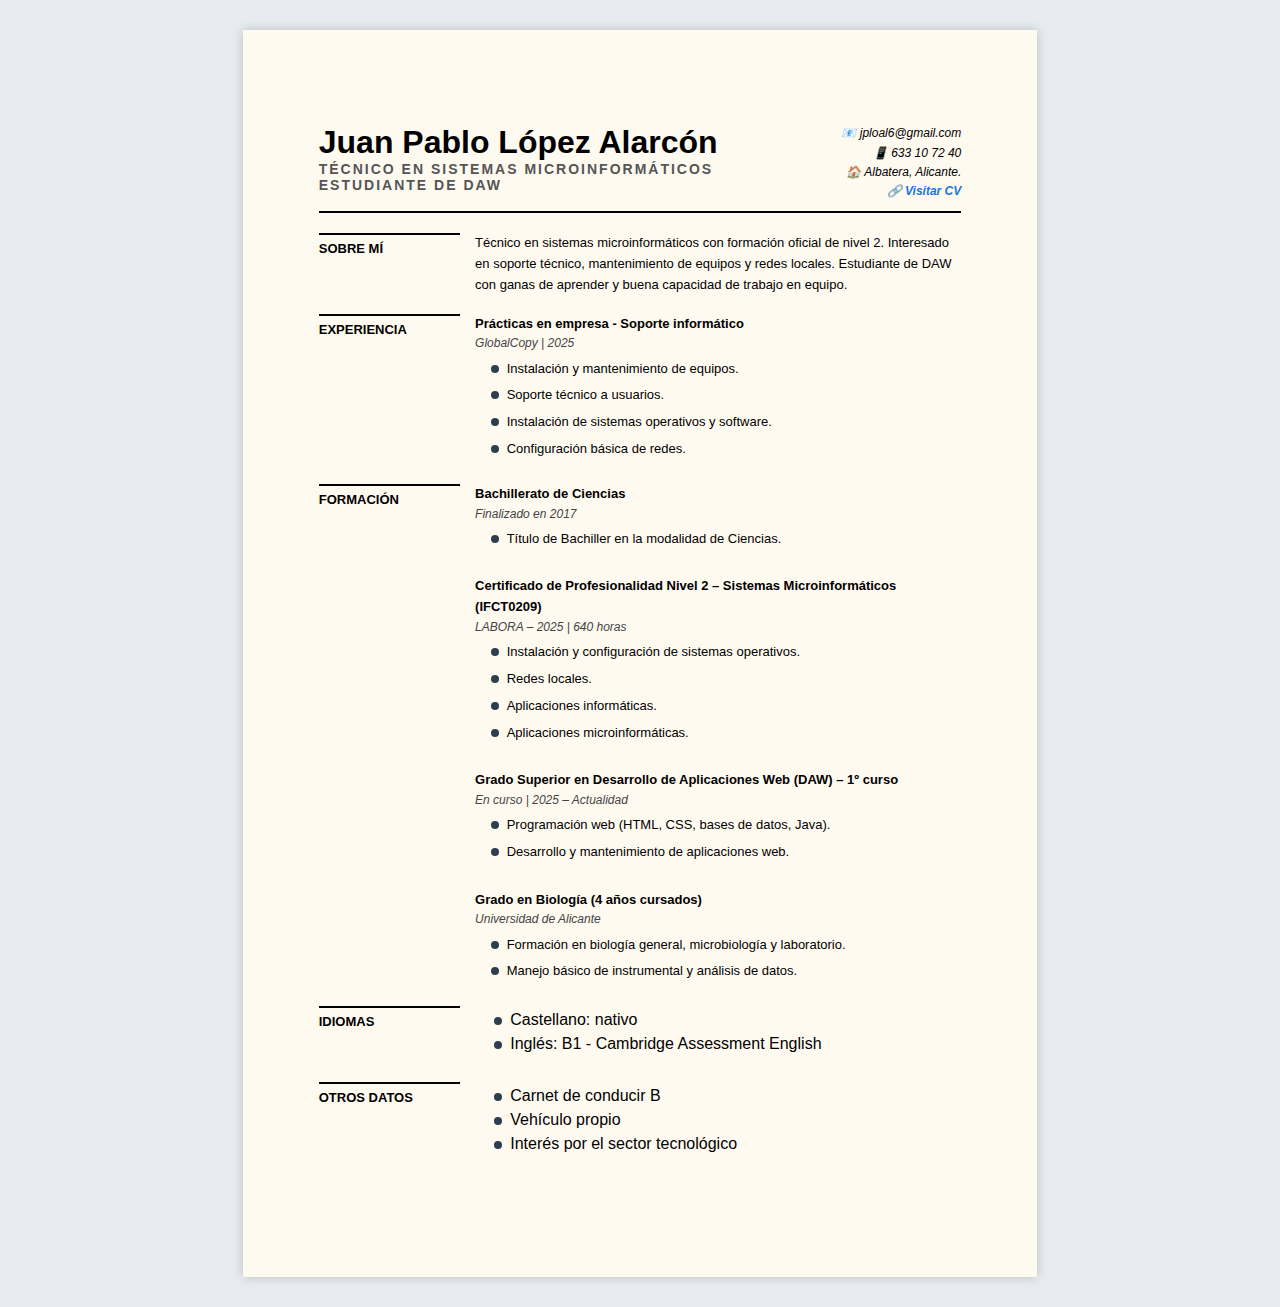
<file: index.html>
<!DOCTYPE html>
<html lang="en">

<head>
    <meta charset="UTF-8">
    <meta name="viewport" content="width=device-width, initial-scale=1.0">
    <title>Curriculum Vitae</title>
    <link rel="stylesheet" href="style.css">
</head>

<body>
    <div class="hoja">
        <!-- CABECERA -->
        <header>
            <div>
                <h1>Juan Pablo López Alarcón</h1>
                <h2> TÉCNICO EN SISTEMAS MICROINFORMÁTICOS <br>
                    ESTUDIANTE DE DAW
                </h2>
            </div>
            <address>
                📧 jploal6@gmail.com <br>
                📱 633 10 72 40 <br>
                🏠 Albatera, Alicante. <br>
                <a href="https://jploal.github.io/CV/" class="icon-link" target="_blank">🔗 Visitar CV</a>
            </address>
        </header>

        <!-- SOBRE MI -->
        <section>
            <div class="titulo">SOBRE MÍ</div>
            <div class="contenido">
                Técnico en sistemas microinformáticos con formación oficial de nivel 2.
                Interesado en soporte técnico, mantenimiento de equipos y redes locales.
                Estudiante de DAW con ganas de aprender y buena capacidad de trabajo en equipo.
            </div>
        </section>


        <!-- EXPERIENCIA -->
        <section>
            <div class="titulo">EXPERIENCIA</div>
            <div class="contenido">
                <div class="puesto">Prácticas en empresa - Soporte informático</div>
                <div class="empresa">GlobalCopy | 2025</div>
                <ul>
                    <li>Instalación y mantenimiento de equipos.</li>
                    <li>Soporte técnico a usuarios.</li>
                    <li>Instalación de sistemas operativos y software.</li>
                    <li>Configuración básica de redes.</li>
                </ul>
            </div>
        </section>

        <!-- FORMACION -->

        <section>
            <div class="titulo">FORMACIÓN</div>
            <div class="contenido">
                <div class="puesto">Bachillerato de Ciencias</div>
                <div class="empresa">Finalizado en 2017</div>
                <ul>
                    <li>Título de Bachiller en la modalidad de Ciencias.</li>
                </ul>
                <br>
                <div class="puesto">Certificado de Profesionalidad Nivel 2 – Sistemas Microinformáticos (IFCT0209)</div>
                <div class="empresa">LABORA – 2025 | 640 horas</div>
                <ul>
                    <li>Instalación y configuración de sistemas operativos.</li>
                    <li>Redes locales.</li>
                    <li>Aplicaciones informáticas.</li>
                    <li>Aplicaciones microinformáticas.</li>
                </ul>
                <br>
                <div class="puesto">Grado Superior en Desarrollo de Aplicaciones Web (DAW) – 1º curso</div>
                <div class="empresa">En curso | 2025 – Actualidad</div>
                <ul>
                    <li>Programación web (HTML, CSS, bases de datos, Java).</li>
                    <li>Desarrollo y mantenimiento de aplicaciones web.</li>
                </ul>

                <br>

                <div class="puesto">Grado en Biología (4 años cursados)</div>
                <div class="empresa">Universidad de Alicante</div>
                <ul>
                    <li>Formación en biología general, microbiología y laboratorio.</li>
                    <li>Manejo básico de instrumental y análisis de datos.</li>
                </ul>
            </div>
        </section>

        <!-- IDIOMAS -->
        <section>
            <div class="titulo">IDIOMAS</div>
                <ul>
                    <li>Castellano: nativo</li>
                    <li>Inglés: B1 - Cambridge Assessment English</li>
                </ul>
        </section>

        <!-- OTROS DATOS -->
        <section>
            <div class="titulo">OTROS DATOS</div>
                <ul>
                    <li>Carnet de conducir B</li>
                    <li>Vehículo propio</li>
                    <li>Interés por el sector tecnológico</li>
                </ul>
        </section>


    </div>
</body>

</html>
</file>
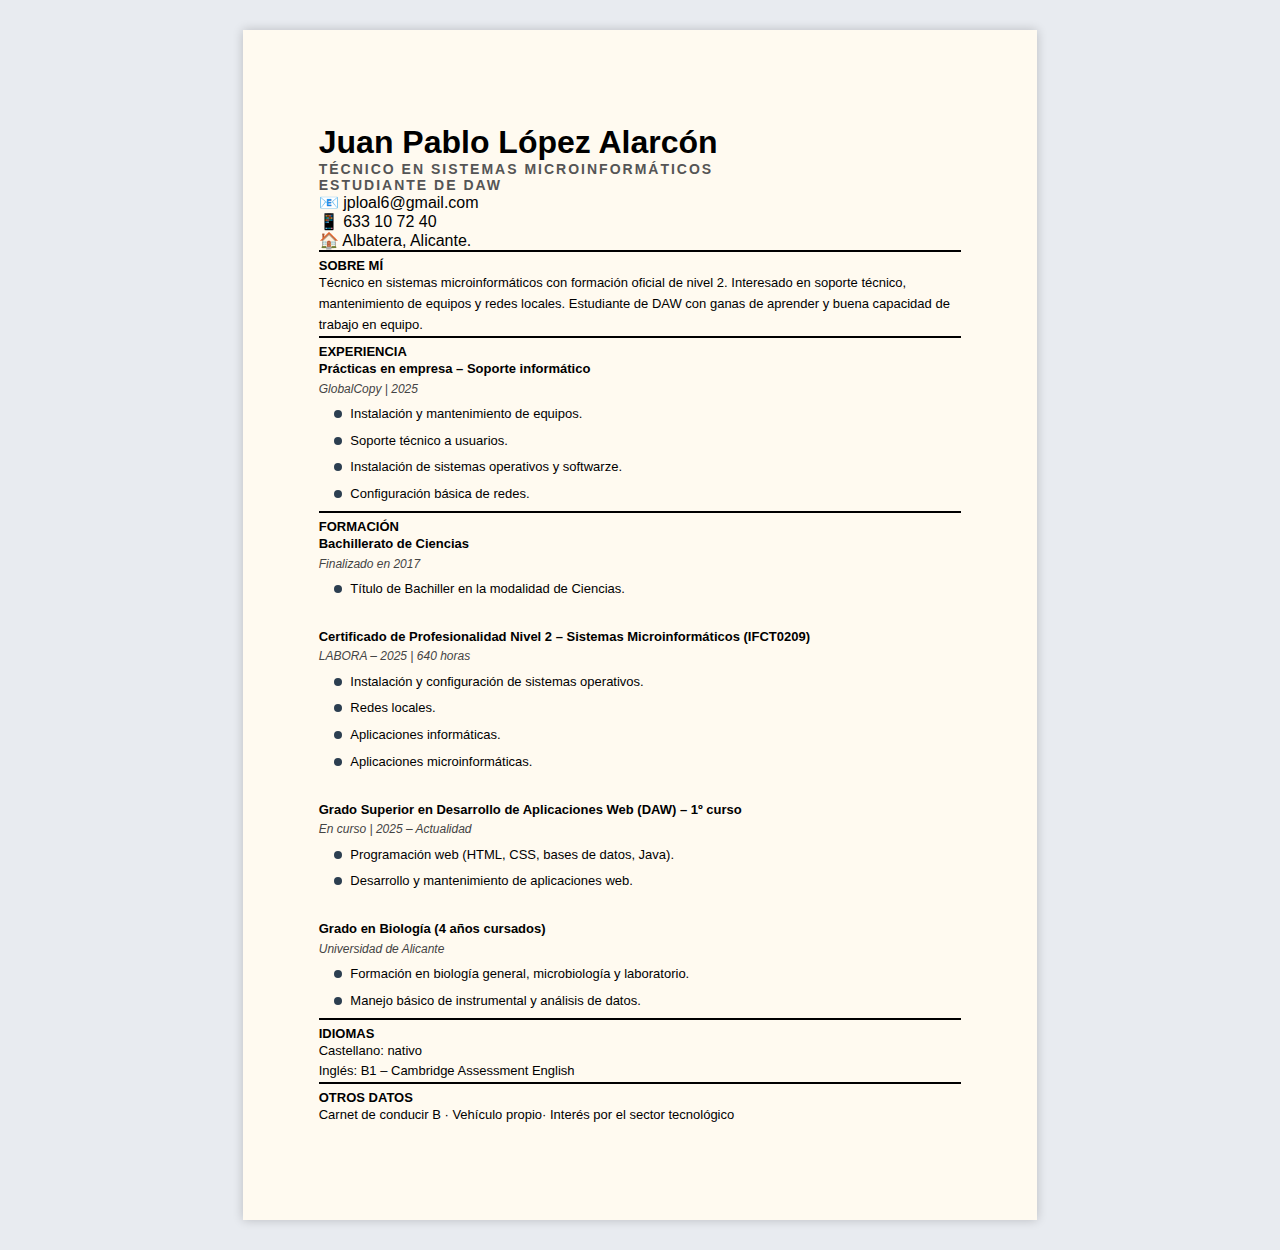
<file: cv.html>
<!DOCTYPE html>
<html lang="en">

<head>
    <meta charset="UTF-8">
    <meta name="viewport" content="width=device-width, initial-scale=1.0">
    <title>Curriculum Vitae</title>
    <link rel="stylesheet" href="style.css">
</head>

<body>
    <div class="hoja">
        <!-- CABECERA -->
        <div class="header">
            <div>
                <h1>Juan Pablo López Alarcón</h1>
                <h2> TÉCNICO EN SISTEMAS MICROINFORMÁTICOS <br>
                    ESTUDIANTE DE DAW
                </h2>
            </div>
            <div class="contacto">
                📧 jploal6@gmail.com <br>
                📱 633 10 72 40 <br>
                🏠 Albatera, Alicante.
            </div>
        </div>

        <!-- SOBRE MI -->
        <div class="seccion">
            <div class="titulo">SOBRE MÍ</div>
            <div class="contenido">
                Técnico en sistemas microinformáticos con formación oficial de nivel 2.
                Interesado en soporte técnico, mantenimiento de equipos y redes locales.
                Estudiante de DAW con ganas de aprender y buena capacidad de trabajo en equipo.
            </div>
        </div>


        <!-- EXPERIENCIA -->
        <div class="seccion">
            <div class="titulo">EXPERIENCIA</div>
            <div class="contenido">
                <div class="puesto">Prácticas en empresa – Soporte informático</div>
                <div class="empresa">GlobalCopy | 2025</div>
                <ul>
                    <li>Instalación y mantenimiento de equipos.</li>
                    <li>Soporte técnico a usuarios.</li>
                    <li>Instalación de sistemas operativos y softwarze.</li>
                    <li>Configuración básica de redes.</li>
                </ul>
            </div>
        </div>

        <!-- FORMACION -->

        <div class="seccion">
            <div class="titulo">FORMACIÓN</div>
            <div class="contenido">
                <div class="puesto">Bachillerato de Ciencias</div>
                <div class="empresa">Finalizado en 2017</div>
                <ul>
                    <li>Título de Bachiller en la modalidad de Ciencias.</li>
                </ul>
                <br>
                <div class="puesto">Certificado de Profesionalidad Nivel 2 – Sistemas Microinformáticos (IFCT0209)</div>
                <div class="empresa">LABORA – 2025 | 640 horas</div>
                <ul>
                    <li>Instalación y configuración de sistemas operativos.</li>
                    <li>Redes locales.</li>
                    <li>Aplicaciones informáticas.</li>
                    <li>Aplicaciones microinformáticas.</li>
                </ul>
                <br>
                <div class="puesto">Grado Superior en Desarrollo de Aplicaciones Web (DAW) – 1º curso</div>
                <div class="empresa">En curso | 2025 – Actualidad</div>
                <ul>
                    <li>Programación web (HTML, CSS, bases de datos, Java).</li>
                    <li>Desarrollo y mantenimiento de aplicaciones web.</li>
                </ul>

                <br>

                <div class="puesto">Grado en Biología (4 años cursados)</div>
                <div class="empresa">Universidad de Alicante</div>
                <ul>
                    <li>Formación en biología general, microbiología y laboratorio.</li>
                    <li>Manejo básico de instrumental y análisis de datos.</li>
                </ul>
            </div>
        </div>

        <!-- IDIOMAS -->
        <div class="seccion">
            <div class="titulo">IDIOMAS</div>
            <div class="contenido">
                Castellano: nativo <br>
                Inglés: B1 – Cambridge Assessment English
            </div>
        </div>

        <!-- OTROS DATOS -->
        <div class="seccion">
            <div class="titulo">OTROS DATOS</div>
            <div class="contenido">
                Carnet de conducir B · Vehículo propio· Interés por el sector tecnológico
            </div>
        </div>


    </div>
</body>

</html>
</file>
<file: style.css>
/* Reset y tipografía */
body {
    margin: 0;
    padding: 0;
    background:#e8ebf0;
    font-family: Arial, Helvetica, sans-serif;
}

/* Hoja A4 */
.hoja {
    width: 210mm;
    min-height: 297mm;
    background: #fffaf0;
    margin: 30px auto;
    padding: 25mm 20mm;
    box-shadow: 0 0 10px rgba(0, 0, 0, 0.2);
    box-sizing: border-box;
}

/* Encabezado */
h1 {
    margin: 0;
    font-size: 32px;
}

h2 {
    margin: 0;
    font-size: 14px;
    letter-spacing: 2px;
    color: #555;
}

header {
    display: flex;
    justify-content: space-between;
    flex-wrap: wrap;
    /* Para pantalla pequeña */
    border-bottom: 2px solid black;
    padding-bottom: 10px;
    margin-bottom: 20px;
}

address {
    font-size: 12px;
    text-align: right;
    line-height: 1.6;
}

address a {
    color: #1a73e8;
    /* color del enlace */
    text-decoration: none;
    /* quita el subrayado */
    font-weight: bold;
    transition: color 0.3 s;
}

address a:hover {
    color: #0b4da0;
    /* color al pasar el mouse */
}

section {
    display: grid;
    grid-template-columns: 22% 1fr;
    margin-bottom: 18px;
    gap: 15px;
}

@media (max-width: 800px) {
    section {
        grid-template-columns: 1fr;
    }
}

.titulo {
    font-weight: bold;
    font-size: 13px;
    border-top: 2px solid black;
    margin: 0;
    padding-top: 6px;
}

.contenido {
    font-size: 13px;
    line-height: 1.6;
}

/* Listas */
ul {
    padding-left: 1.2em;
    margin: 5px 0;
}

li {
    list-style: none;
    position: relative;
    margin-bottom: 6px;
    padding-left: 16px;
}

li::before {
    content: "";
    position: absolute;
    left: 0;
    top: 6px;
    width: 8px;
    height: 8px;
    background-color: #2c3e50;
    border-radius: 50%;
}


.puesto {
    font-weight: bold;
}

.empresa {
    font-style: italic;
    font-size: 12px;
    color: #444;
}

@media print {
    body {
        background: white;
    }

    .hoja {
        box-shadow: none;
        margin: 0;
        width: 210mm;
        min-height: 297mm;
        padding: 25mm 20mm;
    }

    .header {
        flex-wrap: nowrap;
    }

}
</file>
